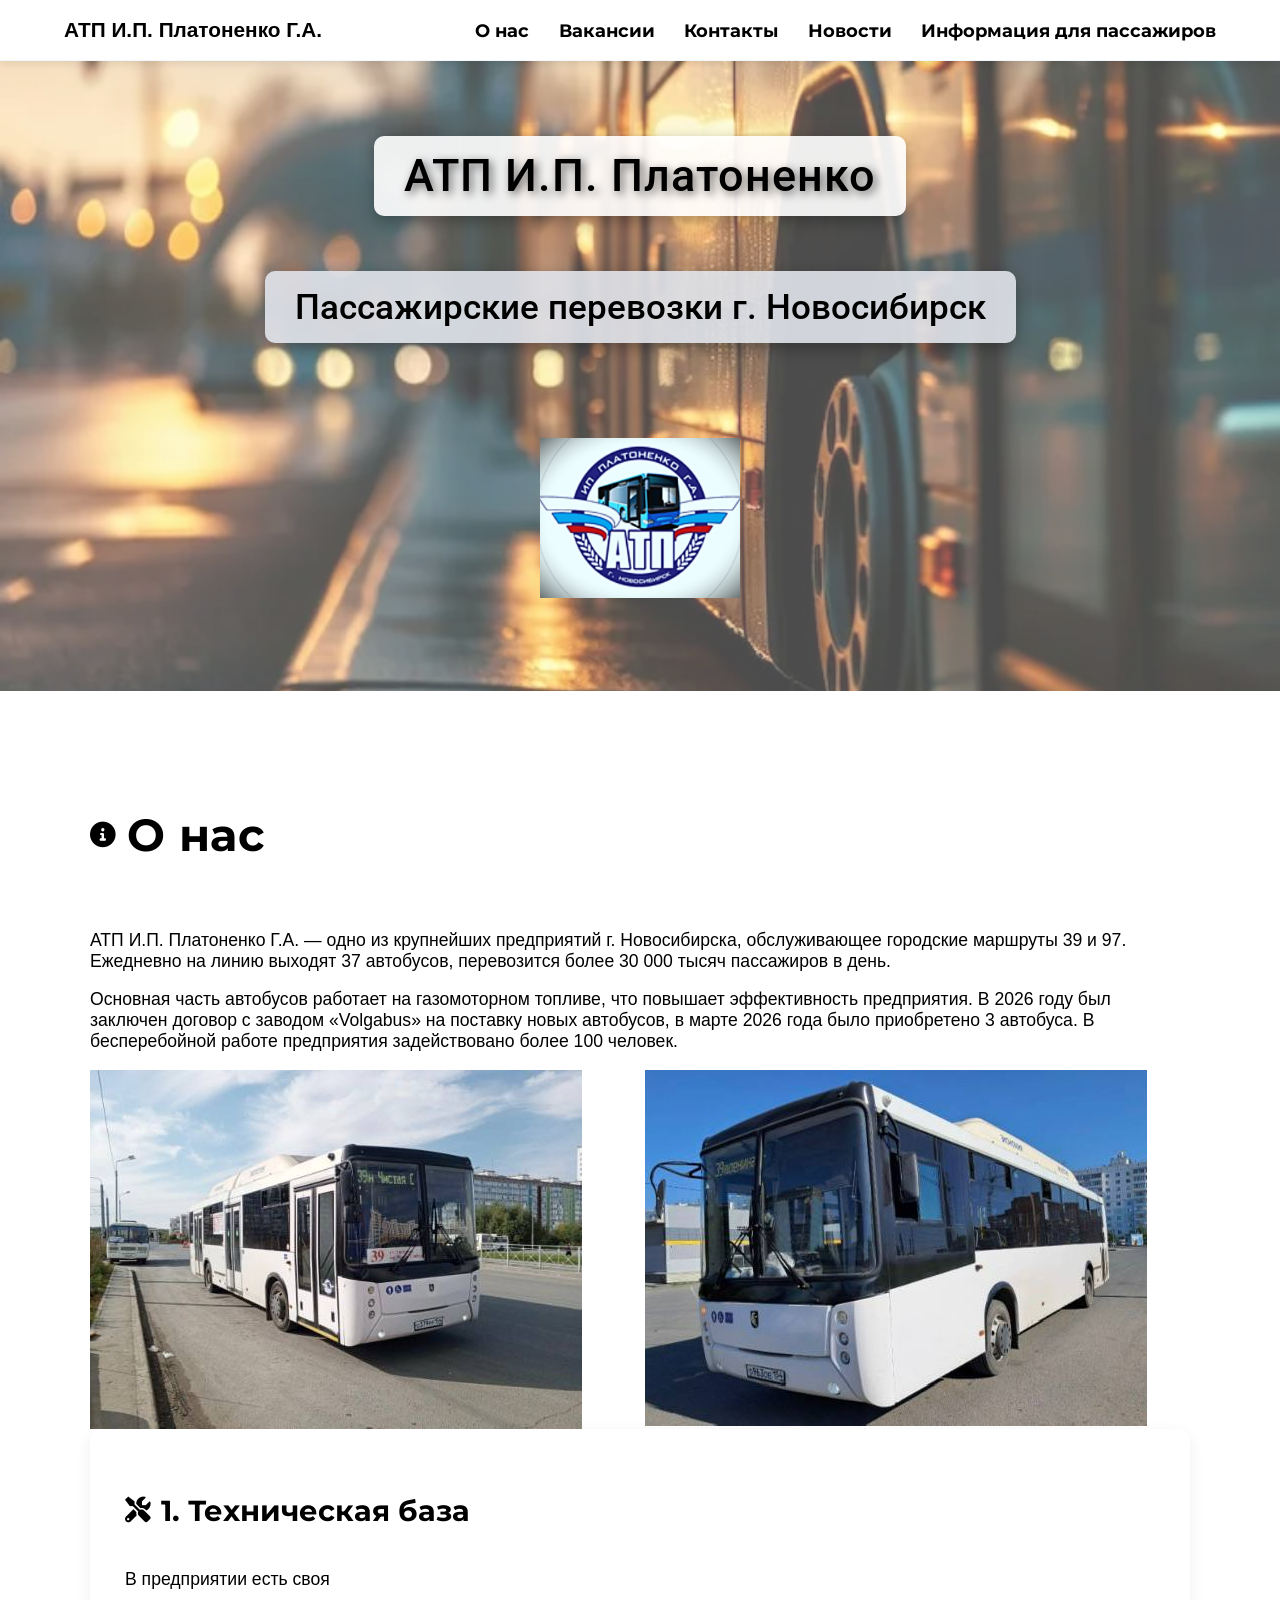
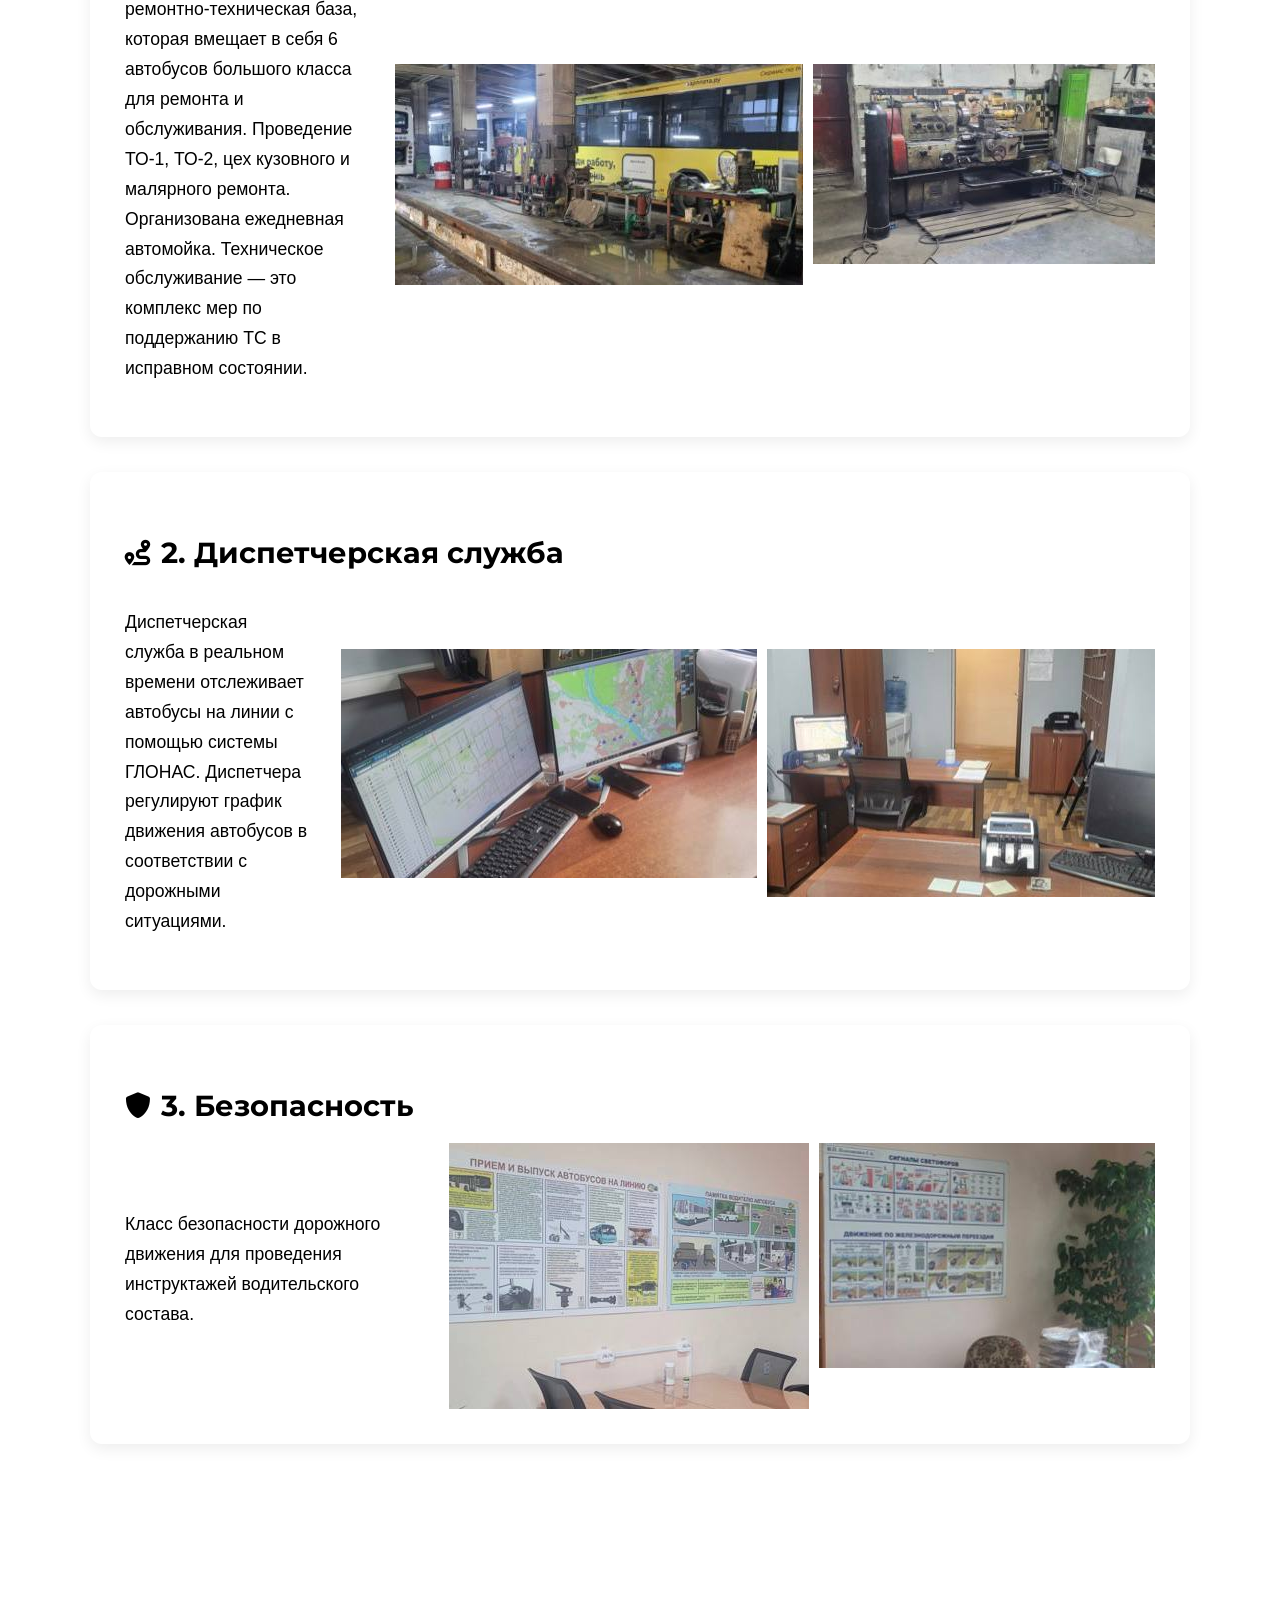
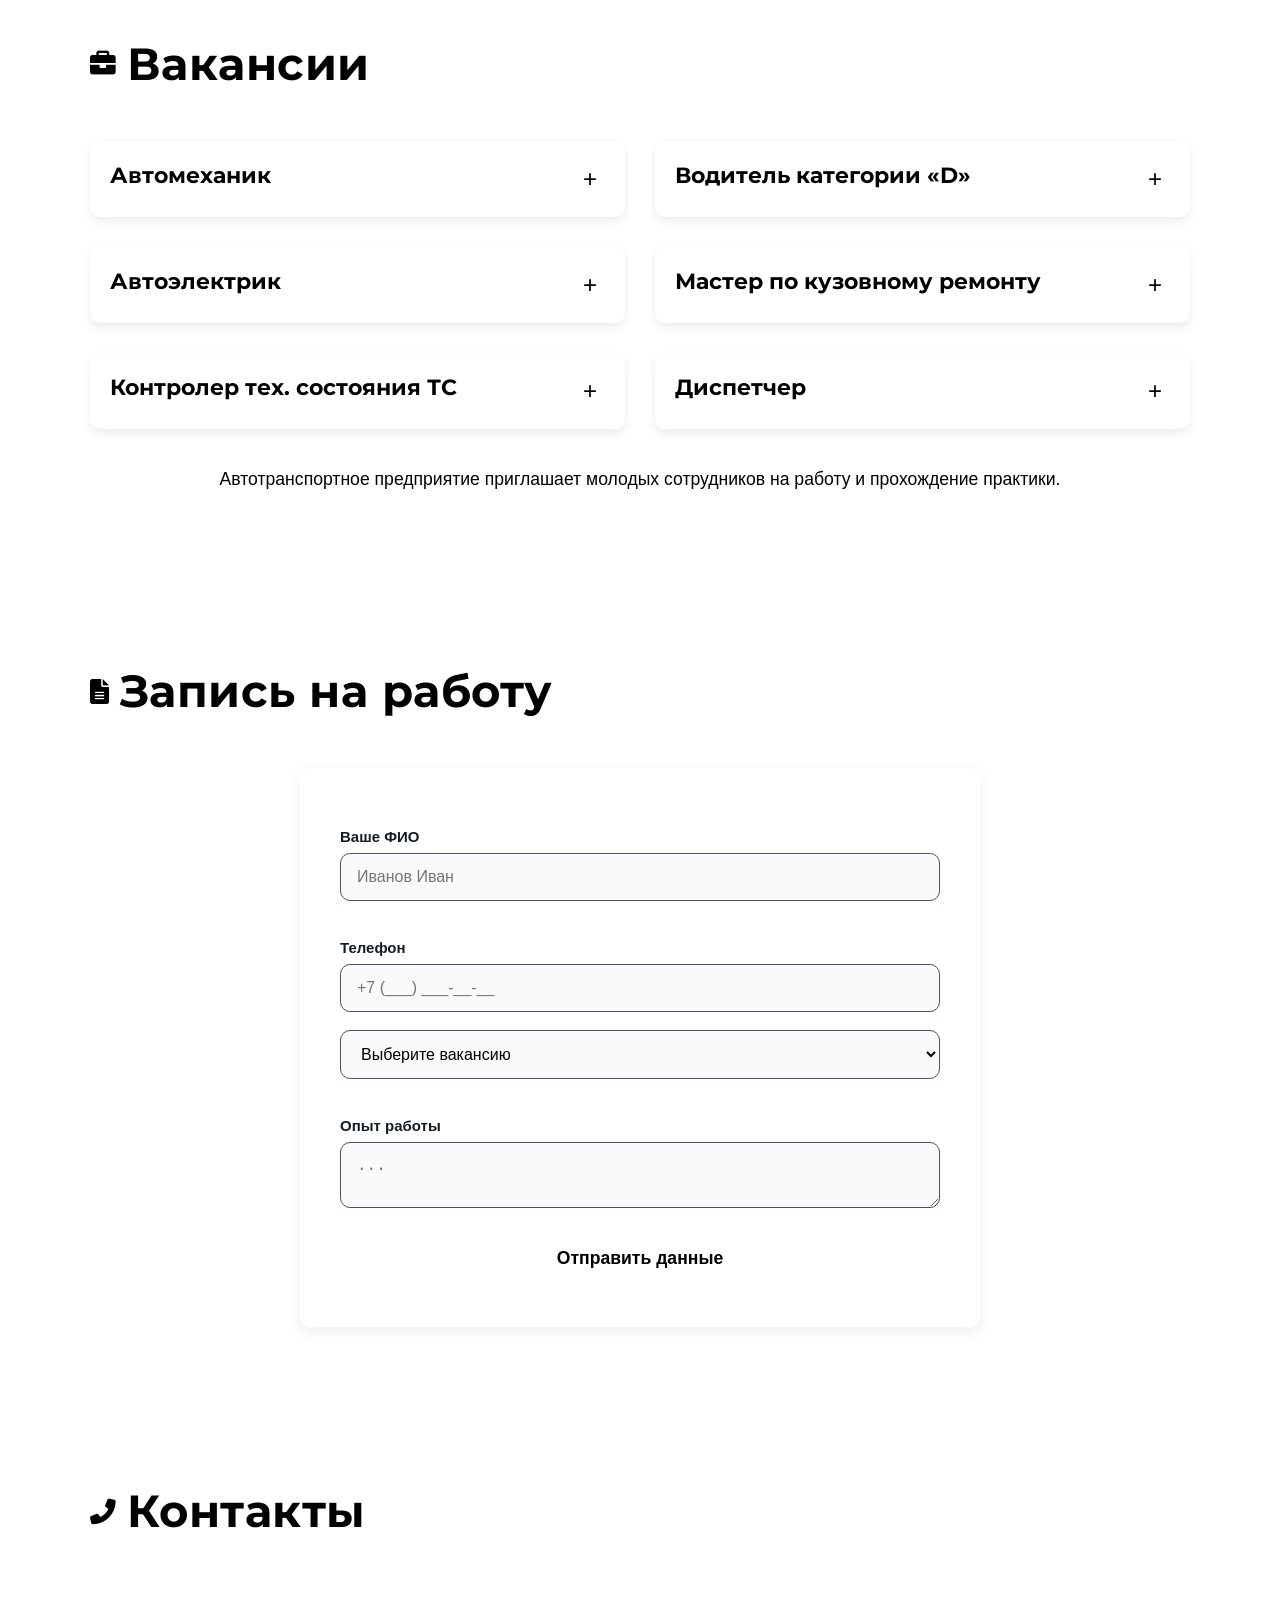
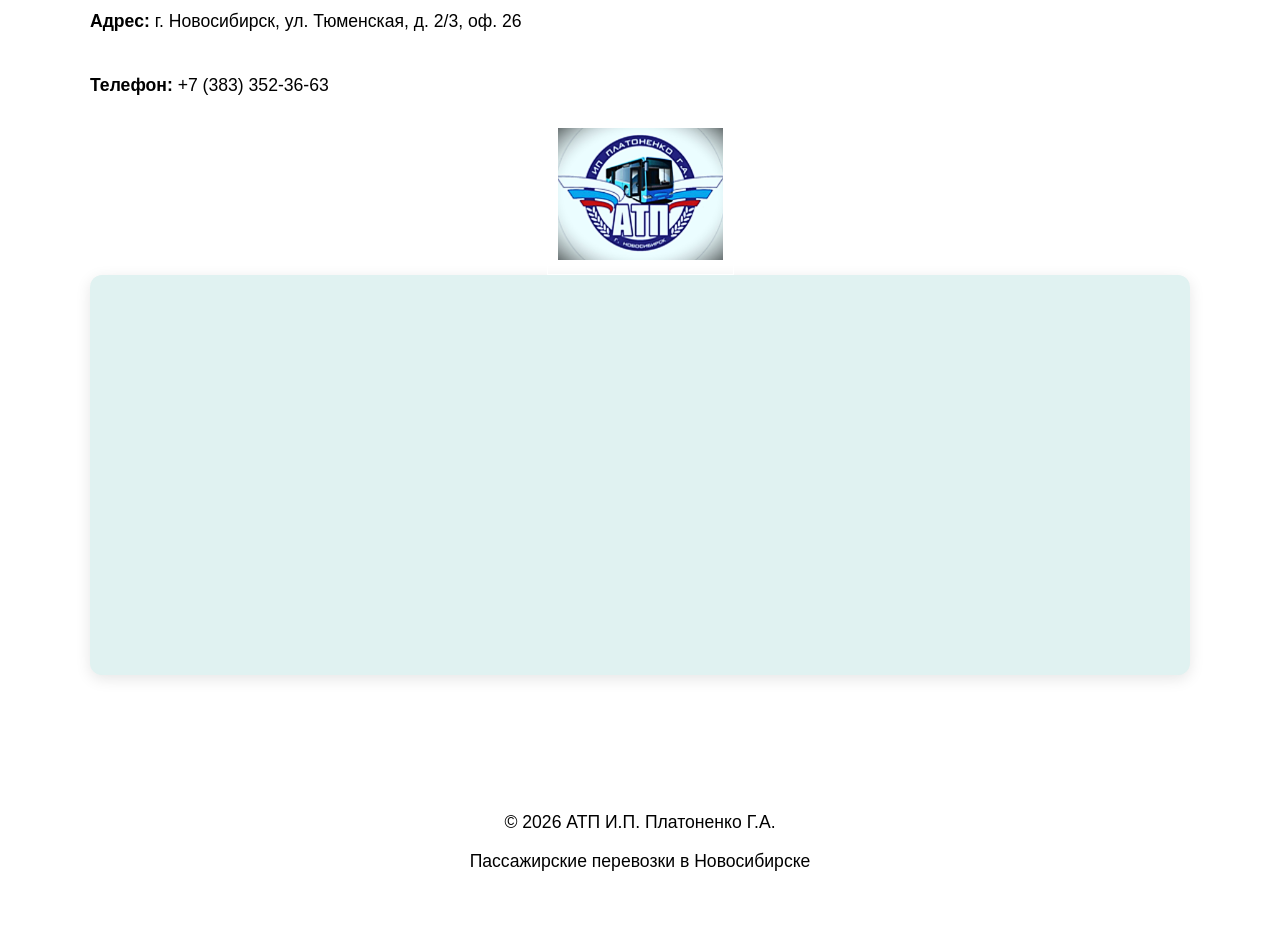
<file: index.html>
<!DOCTYPE html>
<html lang="ru">
<head>
    <meta name="yandex-verification" content="fce45cc27a6807b0" />
    <meta charset="UTF-8">
    <!-- Заголовок, который люди увидят в Яндексе/Google -->
    <title>АТП И.П. Платоненко Г.А. — Пассажирские перевозки в Новосибирске</title>
    
    <!-- Описание сайта для поиска -->
    <meta name="description" content="АТП И.П. Платоненко Г.А. оказывает услуги пассажирских перевозок в Новосибирске. Работа на городских маршрутах 39 и 97, актуальные вакансии и новости компании.">
    
    <!-- Ключевые слова -->
    <meta name="keywords" content="АТП Платоненко, Платоненко Г.А., автобусы Новосибирск, вакансии водитель автобуса Новосибирск, пассажирские перевозки, маршрут 39 и 97">

    <meta charset="UTF-8">
    <meta name="viewport" content="width=device-width, initial-scale=1.0">
    <title>АТП И.П. Платоненко Г.А. | Перевозки Новосибирск</title>
    <link rel="stylesheet" href="style.css">
    <link rel="preconnect" href="https://fonts.googleapis.com">
    <link rel="preconnect" href="https://fonts.gstatic.com" crossorigin>
    <link rel="preconnect" href="https://fonts.googleapis.com">
<link rel="preconnect" href="https://fonts.gstatic.com" crossorigin>
<link href="https://fonts.googleapis.com/css2?family=Montserrat:wght@700&family=Oswald:wght@500;700&family=Roboto:wght@300;400;500&display=swap" rel="stylesheet">
    <link rel="stylesheet" href="https://cdnjs.cloudflare.com/ajax/libs/font-awesome/6.0.0/css/all.min.css">

</head>
<body>

<header>
    <div class="logo"><strong>АТП И.П. Платоненко Г.А.</strong></div>
    <nav>
        <a href="#about">О нас</a>
        <a href="#vacancies">Вакансии</a>
        <a href="#contacts">Контакты</a>
        <a href="https://saitttksepl28.github.io/News/">Новости</a>
        <a href="inform.html">Информация для пассажиров</a>
    </nav>
</header>

<section id="home" class="hero">
    <div class="hero-content">
        <h1>АТП И.П. Платоненко</h1>
        <p class="slogan">Пассажирские перевозки г. Новосибирск</p>
       <div class="emblem-box">
    <img src="img/log.jpg" alt="Логотип АТП" style="width: 100%; height: 100%; object-fit: contain;">
</div>
    </div>
</section>
<div class="container">
    
    <!-- История -->
    <section id="about" class="content-section">
        <h2 class="section-title"><span class="icon-container"><i class="fas fa-info-circle"></i> О нас</span></h2>
        <div class="history-grid">
            <div class="text-block">
                <p>АТП И.П. Платоненко Г.А. — одно из крупнейших предприятий г. Новосибирска, обслуживающее городские маршруты 39 и 97. Ежедневно на линию выходят 37 автобусов, перевозится более 30 000 тысяч пассажиров в день.</p>
                <p>Основная часть автобусов работает на газомоторном топливе, что повышает эффективность предприятия. В 2026 году был заключен договор с заводом «Volgabus» на поставку новых автобусов, в марте 2026 года было приобретено 3 автобуса. В бесперебойной работе предприятия задействовано более 100 человек.</p>
            </div>
         <div class="img-grid-2">
    <img src="img/avto.jpg" alt="Автобус на линии" class="site-img">
    <img src="img/avtooo.jpg" alt="Новый автобус Volgabus" class="site-img">
</div>  
        </div>
        <div class="sector-card">
            <h3 class="icon-container"><i class="fas fa-tools"></i> 1. Техническая база</h3>
            <div class="sector-content">
                 <p>В предприятии есть своя ремонтно-техническая база, которая вмещает в себя 6 автобусов большого класса для ремонта и обслуживания. Проведение ТО-1, ТО-2, цех кузовного и малярного ремонта. Организована ежедневная автомойка. Техническое обслуживание — это комплекс мер по поддержанию ТС в исправном состоянии.</p>
                <div class="img-grid-2">
                <img src="img/mator.jpg" class="site-img">
                <img src="img/mators.jpg" class="site-img">
                </div>
            </div>
        </div>

        <!-- Сектор 2 -->
        <div class="sector-card">
            <h3 class="icon-container"><i class="fas fa-route"></i> 2. Диспетчерская служба</h3>
            <div class="sector-content">
                <p>Диспетчерская служба в реальном времени отслеживает автобусы на линии с помощью системы ГЛОНАС. Диспетчера регулируют график движения автобусов в соответствии с дорожными ситуациями.</p>
                <div class="img-grid-2">
                    <img src="img/dispet.jpg" class="site-img">
                    <img src="img/dispett.jpg" class="site-img">
                </div>
            </div>
        </div>

       <!-- Сектор 3: Безопасность -->
        <div class="sector-card">
            <h3 class="icon-container"><i class="fas fa-shield-alt"></i>3. Безопасность</h3>
            <div class="sector-content">
            <p class="safety-description">Класс безопасности дорожного движения для проведения инструктажей водительского состава.</p>
        <div class="img-grid-2">
                    <img src="img/insttt.jpg" class="site-img">
                    <img src="img/instttt.jpg" class="site-img">
                </div>
            </div>
        </div>
    </section>

    
        

    <!-- Вакансии -->
    <section id="vacancies" class="content-section">
        <h2 class="section-title"><span class="icon-container"><i class="fas fa-briefcase"></i> Вакансии</span></h2>
        <div class="vacancies-grid">
            <!-- Карточка вакансии 1 -->
            <div class="vacancy-card">
                <div class="vacancy-header">
                    <h3>Автомеханик</h3>
                    <button class="toggle-btn">+</button>
                </div>
                <div class="vacancy-details">
                       <p>Описание работы автомеханика: диагностика, ремонт и техническое обслуживание автобусов, замена деталей, работа с инструментами.</p>
                </div>
            </div>

            <!-- Карточка вакансии 2 -->
            <div class="vacancy-card">
                <div class="vacancy-header">
                    <h3>Водитель категории «D»</h3>
                    <button class="toggle-btn">+</button>
                </div>
                <div class="vacancy-details">
                    <p>Перевозка пассажиров по городским маршрутам. Соблюдение графика движения, правил дорожного движения и стандартов обслуживания.</p>
                </div>
            </div>

            <!-- Карточка вакансии 3 -->
            <div class="vacancy-card">
                <div class="vacancy-header">
                    <h3>Автоэлектрик</h3>
                    <button class="toggle-btn">+</button>
                </div>
                <div class="vacancy-details">
                    <p>Диагностика и ремонт электрооборудования автобусов: стартеры, генераторы, проводка, освещение, электронные системы.</p>
                </div>
            </div>

            <!-- Карточка вакансии 4 -->
            <div class="vacancy-card">
                <div class="vacancy-header">
                    <h3>Мастер по кузовному ремонту</h3>
                    <button class="toggle-btn">+</button>
                </div>
                <div class="vacancy-details">
                    <p>Ремонт кузова автобу
                        сов: устранение вмятин, покраска, замена поврежденных элементов, антикоррозийная обработка.</p>
                </div>
            </div>

            <!-- Карточка вакансии 5 -->
            <div class="vacancy-card">
                <div class="vacancy-header">
                    <h3>Контролер тех. состояния ТС</h3>
                    <button class="toggle-btn">+</button>
                </div>
                <div class="vacancy-details">
                    <p>Проведение предрейсовых и послерейсовых осмотров транспортных средств, контроль технического состояния.</p>
                </div>
            </div>

            <!-- Карточка вакансии 6 -->
            <div class="vacancy-card">
                <div class="vacancy-header">
                    <h3>Диспетчер</h3>
                    <button class="toggle-btn">+</button>
                </div>
                <div class="vacancy-details">
                    <p>Оперативное управление движением автобусов, контроль соблюдения расписания, работа с ГЛОНАС, обработка информации.</p>
                </div>
            </div>
        </div>
        <p class="vac-intro-bottom">Автотранспортное предприятие приглашает молодых сотрудников на работу и прохождение практики.</p>
    </section>

     <!-- Запись на работу -->
<section id="apply" class="content-section">
    <h2 class="section-title"><span class="icon-container"><i class="fas fa-file-alt"></i> Запись на работу</span></h2>
    
    <!-- СЮДА ВСТАВЛЯЕТСЯ ССЫЛКА (action) И МЕТОД (method="POST") -->
    <!-- НЕ ЗАБУДЬТЕ ЗАМЕНИТЬ "ВАШ_УНИКАЛЬНЫЙ_КОД" на ваш реальный ID из Formspree! -->
    <form action="https://formspree.io/f/mrejvalz" method="POST" class="application-form">
        
         <!-- Добавлен атрибут name="full_name" -->
        <div class="form-group">
                <label>Ваше ФИО</label>
                <input type="text" name="fio" placeholder="Иванов Иван">
            </div>
        
        <div class="form-group">
                <label>Телефон</label>
                <input type="tel" name="phone" placeholder="+7 (___) ___-__-__">
            </div>
        
        <!-- Добавлен атрибут name="vacancy" -->
        <select name="vacancy" required>
            <option value="" disabled selected>Выберите вакансию</option> <!-- value="" для пустого выбора -->
            <option value="Водитель категории «D»">Водитель категории «D»</option>
            <option value="Автомеханик">Автомеханик</option>
            <option value="Автоэлектрик">Автоэлектрик</option>
            <option value="Диспетчер">Диспетчер</option>
        </select>
        
        <div class="form-group">
                <label>Опыт работы</label>
                <textarea name="message" required placeholder="..."></textarea>
            </div>

        <!-- Необязательное поле для защиты от спама (Formspree _gotcha) -->
        <input type="text" name="_gotcha" style="display:none">
        
        <button type="submit">Отправить данные</button>
    </form>
</section> 

    <!-- Контакты -->
     <section id="contacts" class="content-section">
        <h2 class="section-title"><span class="icon-container"><i class="fas fa-phone-alt"></i> Контакты</span></h2>
        
    <div class="contact-text">
    <p><strong>Адрес:</strong> г. Новосибирск, ул. Тюменская, д. 2/3, оф. 26</p>
    <p><strong>Телефон:</strong> +7 (383) 352-36-63</p>
    
   <!-- Простой блок для маленького логотипа -->
    <div style="border: 1px solid #ffffff; padding: 10px; width: 15%; margin: 0 auto;">
   <img src="img/log.jpg" style="width: 100%; height: auto;" alt="Логотип">
</div>
</div>
   <div class="map-container">
    <iframe 
        src="https://yandex.ru/map-widget/v1/?ll=82.954545%2C54.965568&z=17&rtext=~54.965568%2C82.954545&rtt=auto&ruri=ymapsbm1%3A%2F%2Fgeo%3Fll%3D82.954%252C54.965%26spn%3D0.001%252C0.001%26text%3D%25D0%25A0%25D0%25BE%25D1%2581%25D1%2581%25D0%25B8%25D1%258F%252C%2520%25D0%259D%25D0%25BE%25D0%25B2%25D0%25BE%25D1%2581%25D0%25B8%25D0%25B1%25D0%25B8%25D1%2580%25D1%2581%25D0%25BA%252C%2520%25D0%25A2%25D1%258E%25D0%25BC%25D0%25B5%25D0%25BD%25D1%2581%25D0%25BA%25D0%25B0%25D1%258F%2520%25D1%2583%25D0%25BB%25D0%25B8%25D1%2586%25D0%25B0%252C%25202%252F3&z=17" 
        width="100%" 
        height="400" 
        frameborder="0" 
        allowfullscreen="true" 
        style="position:relative; border-radius: 10px; border: 1px solid var(--accent-blue);">
    </iframe>
</div>
        </div>
    </section>

</div>

<footer>
    <p>&copy; 2026 АТП И.П. Платоненко Г.А.</p>
    <P>Пассажирские перевозки в Новосибирске</P>
</footer>

<script>
    // JavaScript для интерактивности кнопок вакансий
    document.querySelectorAll('.toggle-btn').forEach(button => {
        button.addEventListener('click', () => {
            const card = button.closest('.vacancy-card');
            const details = card.querySelector('.vacancy-details');
            details.style.display = details.style.display === 'block' ? 'none' : 'block';
            button.textContent = button.textContent === '+' ? '-' : '+';
        });
    });
</script>

</body>
</html>
</file>
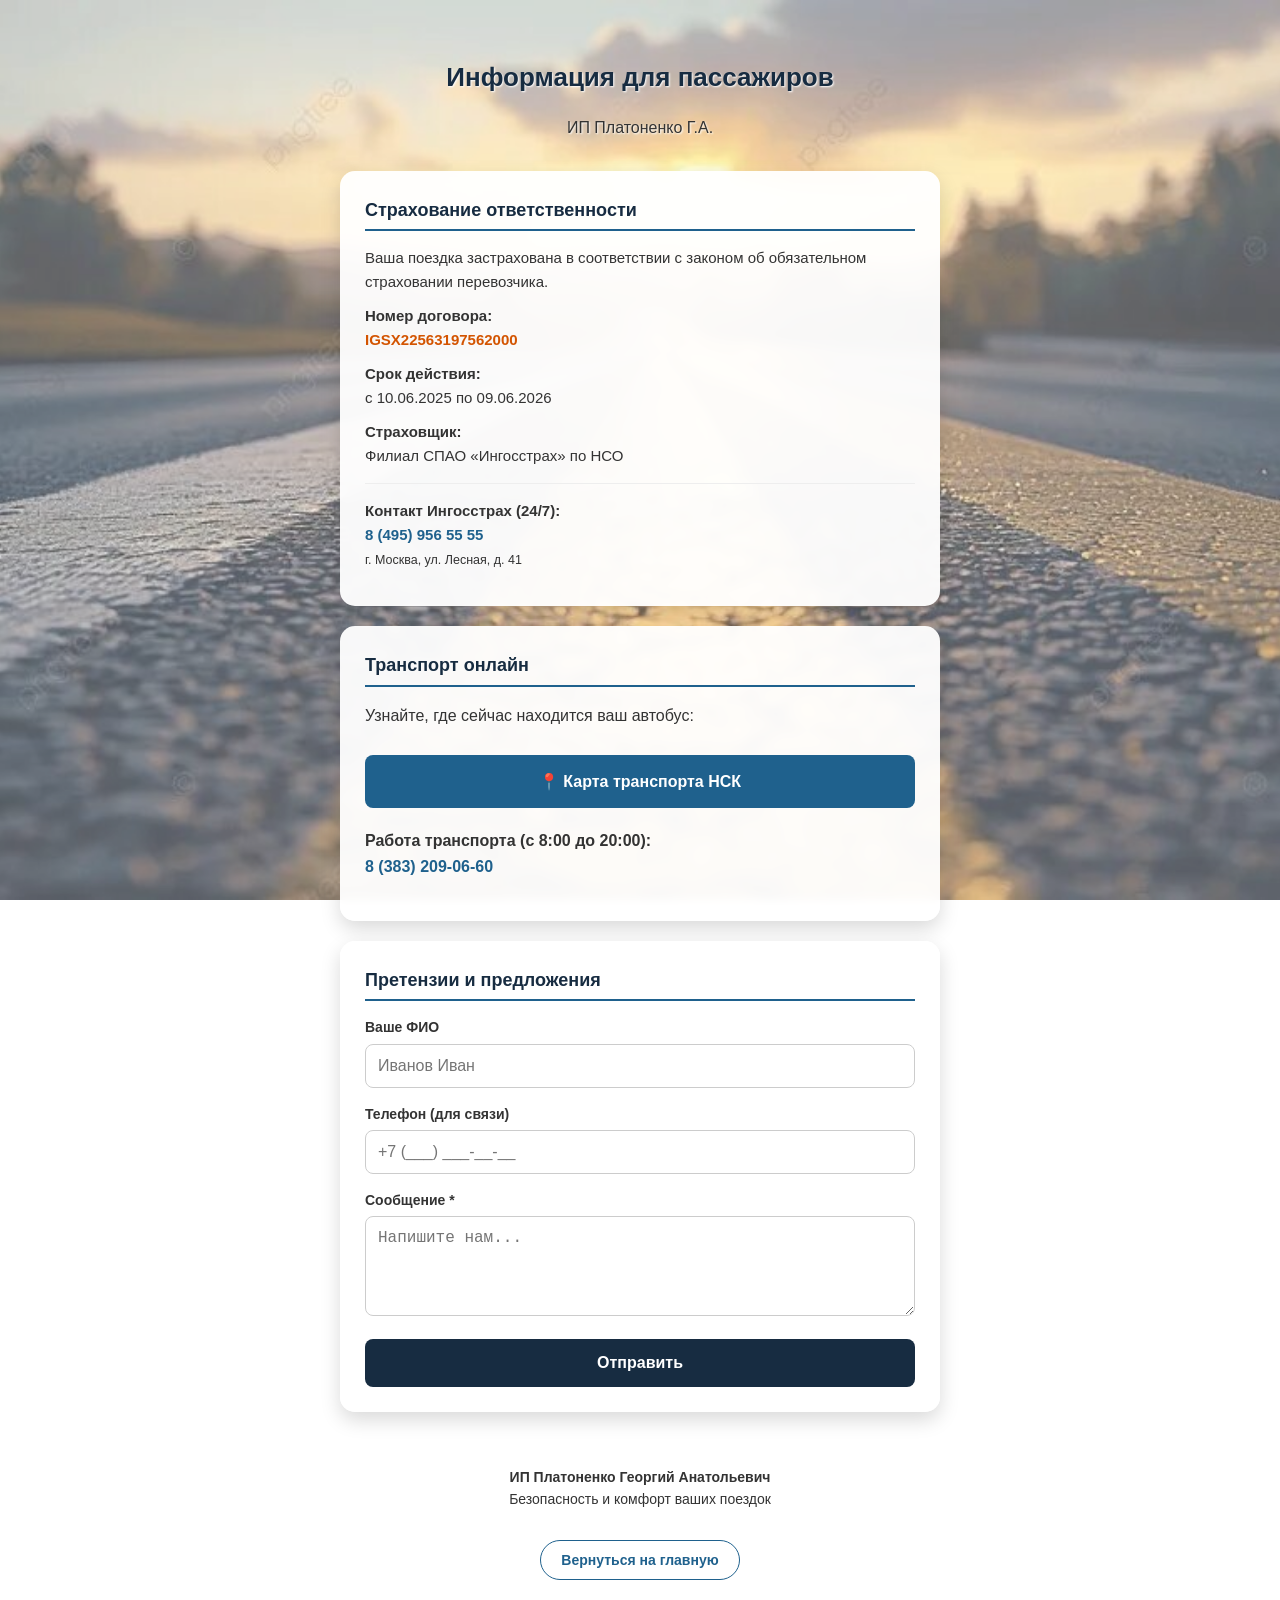
<file: inform.html>
<!DOCTYPE html>
<html lang="ru">
<head>
    <meta charset="UTF-8">
    <meta name="viewport" content="width=device-width, initial-scale=1.0">
    <title>Информация для пассажиров | ИП Платоненко Г.А.</title>
    
    <style>
        :root {
            --primary-color: #172c41;
            --accent-color: #1f618d;
            --text-color: #333;
            --white: rgba(255, 255, 255, 0.95); /* Немного прозрачности для карточек */
        }

        body {
            font-family: 'Segoe UI', Tahoma, Geneva, Verdana, sans-serif;
            line-height: 1.6;
            margin: 0;
            padding: 0;
            color: var(--text-color);
            min-height: 100vh;
            display: flex;
            flex-direction: column;
            position: relative;
        }

        /* Настройка фонового изображения */
        body::before {
            content: "";
            position: fixed; /* Фиксируем фон */
            top: 0;
            left: 0;
            width: 100%;
            height: 100%;
            /* ЗАМЕНИТЕ ССЫЛКУ НИЖЕ НА ВАШУ КАРТИНКУ */
            background-image: url('img/i\ \(1\).jfif'); 
            background-size: cover;
            background-position: center;
            opacity: 0.7; /* Степень прозрачности фона (0.1 - почти прозрачный, 0.9 - плотный) */
            z-index: -1; /* Отправляем на задний план */
        }

        .container {
            max-width: 600px;
            margin: 20px auto;
            padding: 20px;
            z-index: 1; /* Чтобы контент был выше фона */
        }

        header {
            text-align: center;
            margin-bottom: 30px;
            text-shadow: 1px 1px 2px white; /* Чтобы текст на фоне не терялся */
        }

        h1 { color: var(--primary-color); font-size: 26px; margin-bottom: 5px; }
        h2 { color: var(--primary-color); font-size: 18px; border-bottom: 2px solid var(--accent-color); padding-bottom: 5px; margin-top: 0; }

        .card {
            background: var(--white);
            padding: 25px;
            border-radius: 15px;
            box-shadow: 0 8px 20px rgba(0,0,0,0.15);
            margin-bottom: 20px;
            backdrop-filter: blur(5px); /* Эффект размытия под карточкой */
        }

        .insurance-info p { margin: 10px 0; font-size: 15px; }
        .important { font-weight: bold; color: #d35400; }

        .map-link {
            display: inline-block;
             background: var(--accent-color);
            color: white;
            padding: 14px 20px;
            text-decoration: none;
            border-radius: 8px;
            font-weight: bold;
            margin-top: 10px;
            text-align: center;
            width: 100%;
            box-sizing: border-box;
            transition: 0.3s;
        }
        .map-link:hover { background: #2980b9; }

        .form-group { margin-bottom: 15px; }
        label { display: block; margin-bottom: 5px; font-weight: bold; font-size: 14px; }
        input[type="text"], input[type="tel"], textarea {
            width: 100%;
            padding: 12px;
            border: 1px solid #ccc;
            border-radius: 8px;
            box-sizing: border-box;
            font-size: 16px;
            background: rgba(255,255,255,0.8);
        }
        textarea { height: 100px; }

        .submit-btn {
            background: var(--primary-color);
            color: white;
            border: none;
            padding: 15px 20px;
            border-radius: 8px;
            cursor: pointer;
            width: 100%;
            font-size: 16px;
            font-weight: bold;
            transition: 0.3s;
        }
        .submit-btn:hover { background: #1a252f; transform: translateY(-2px); }

        footer {
            text-align: center;
            margin-top: 20px;
            padding: 20px;
            font-size: 14px;
            background: rgba(255,255,255,0.7);
            border-radius: 10px;
        }

        .back-home {
            display: inline-block;
            margin-top: 15px;
            text-decoration: none;
            color: var(--accent-color);
            font-weight: bold;
            border: 1px solid var(--accent-color);
            padding: 8px 20px;
            border-radius: 20px;
            transition: 0.3s;
        }
        .back-home:hover { background: var(--accent-color); color: white; }

        .phone-link { color: var(--accent-color); text-decoration: none; font-weight: bold; }
    </style>
</head>
<body>

<div class="container">
    <header>
        <h1>Информация для пассажиров</h1>
        <p>ИП Платоненко Г.А.</p>
    </header>

    <!-- 1. Страхование -->
    <section class="card">
        <h2>Страхование ответственности</h2>
         <div class="insurance-info">
            <p>Ваша поездка застрахована в соответствии с законом об обязательном страховании перевозчика.</p>
            <p><strong>Номер договора:</strong><br><span class="important">IGSX22563197562000</span></p>
            <p><strong>Срок действия:</strong><br>с 10.06.2025 по 09.06.2026</p>
            <p><strong>Страховщик:</strong><br>Филиал СПАО «Ингосстрах» по НСО</p>
            <hr style="border: 0; border-top: 1px solid #eee; margin: 15px 0;">
            <p><strong>Контакт Ингосстрах (24/7):</strong><br>
                <a href="tel:84959565555" class="phone-link">8 (495) 956 55 55</a><br>
                <small>г. Москва, ул. Лесная, д. 41</small>
            </p>
        </div>
    </section>

    <!-- 2. Онлайн карта -->
    <section class="card">
        <h2>Транспорт онлайн</h2>
        <p>Узнайте, где сейчас находится ваш автобус:</p>
        <a href="http://nskgortrans.ru" target="_blank" class="map-link">📍 Карта транспорта НСК</a>
        
        <p style="margin-top: 20px;"><strong>Работа транспорта (с 8:00 до 20:00):</strong><br>
            <a href="tel:83832090660" class="phone-link">8 (383) 209-06-60</a>
        </p>
    </section>

    <!-- 3. Обратная связь -->
    <section class="card">
        <h2>Претензии и предложения</h2>
        <!-- Замените 'ВАШ_ID' на ID из Formspree -->
        <form action="https://formspree.io/f/mgoqlpry" method="POST">
            <div class="form-group">
                <label>Ваше ФИО</label>
                <input type="text" name="fio" placeholder="Иванов Иван">
            </div>
            <div class="form-group">
                <label>Телефон (для связи)</label>
                <input type="tel" name="phone" placeholder="+7 (___) ___-__-__">
            </div>
            <div class="form-group">
                <label>Сообщение *</label>
                <textarea name="message" required placeholder="Напишите нам..."></textarea>
            </div>
            <button type="submit" class="submit-btn">Отправить</button>
        </form>
    </section>

    <footer>
        <p><strong>ИП Платоненко Георгий Анатольевич</strong><br>
        Безопасность и комфорт ваших поездок</p>
        
        <a href="index.html" class="back-home">Вернуться на главную</a>
    </footer>
</div>

</body>
</html>
</file>
<file: style.css>
ss
/* Общие настройки */
:root {
    --bg-blue: #6078ad; /* Светло-голубой фон */
    --accent-blue: #0288d1; /* Яркий синий */
    --dark-blue: #01579b; /* Глубокий синий */
    --text-black: #000000; /* Для основного текста */
    --white: #ffffff; /* Чистый белый */
    --border-gray: #6f80a7f7; /* Серовато-синий для границ */
    --footer-bg: #0d426a; /* Темный фон футера */
    
}

body {
    font-family: 'Fira Code', sans-serif;
    background-color: var(--bg-blue); /* Светло-голубой фон */
    color: var(--text-black); /* Черный основной текст */
    margin: 0;
    padding: 0;
    /* Убрал сложный фон, чтобы не перегружать, если нужно, раскомментируйте: */
    /*
    background-image: linear-gradient(0deg, transparent 50%, rgba(255, 255, 255, 0.8) 25%, rgba(255, 255, 255, .5) 26%, transparent 27%, transparent 74%, rgba(255, 255, 255, .5) 75%, rgba(255, 255, 255, .5) 76%, transparent 77%, transparent), 
                      linear-gradient(90deg, transparent 24%, rgba(255, 255, 255, .5) 25%, rgba(255, 255, 255, .5) 26%, transparent 27%, transparent 74%, rgba(255, 255, 255, .5) 75%, rgba(255, 255, 255, .5) 76%, transparent 77%, transparent);
    background-size: 80px 80px;
    */
}

.container {
    max-width: 1100px;
    margin: 0 auto;
    padding: 20px;
}

/* Шапка */
header {
    background: var(--white); /* Явно белый фон */
    padding: 18px 5%;
    display: flex;
    justify-content: space-between;
    align-items: center;
    box-shadow: 0 2px 8px rgba(0,0,0,0.1);
    position: sticky; /* Шапка прилипает при прокрутке */
    top: 0;
    z-index: 1000;
    backdrop-filter: none; /* Отключаем размытие */
    border-bottom: 1px solid rgba(2,136,209,0.06); /* Тонкая линия снизу */
}

/* Если есть кнопки в шапке — делаем их контрастными на белом фоне */
header .btn {
    background: var(--accent-blue);
    color: var(--white);
    border-radius: 6px;
    padding: 8px 14px;
    border: none;
}

/* Логотип в шапке */
header .logo strong {
    font-size: 1.3rem;
    color: var(--dark-blue); /* Темно-синий логотип */
}

/* Навигационные ссылки */
header nav a {
    text-decoration: none;
    color: var(--dark-blue); /* Темно-синие ссылки */
    margin-left: 25px;
    font-family: 'Montserrat', sans-serif; /* Используем Montserrat для навигации */
    font-size: 1.1rem;
    font-weight: 700; /* Средняя насыщенность */
    transition: color 0.3s ease;
}

header nav a:hover,
header nav a:focus {
    color: var(--text-black); /* Цвет при наведении */
    outline: none; /* Убираем стандартную обводку */
}

/* Активная ссылка (если используется) */
header nav a.active {
    color: var(--accent-blue);
    font-weight: 700;
}

/* Главный экран */
.hero {
    height: 70vh;
    display: flex;
    justify-content: center;
    align-items: center;
    text-align: center;
    color: var(--white); /* Белый текст по умолчанию */
    position: relative;
    overflow: hidden;

    /* Основной переливной сине-голубой градиент */
    background: linear-gradient(to bottom, var(--accent-blue), var(--dark-blue));
}

/* Псевдоэлемент для полупрозрачной фоновой картинки */
.hero::before {
    content: '';
    position: absolute;
    top: 0;
    left: 0;
    width: 100%;
    height: 100%;
    background: url('img/big.webp') no-repeat center center/cover;
    opacity: 0.70; /* Полупрозрачная текстура (15%) */
    z-index: 0;
}

/* Контент главного экрана поверх псевдоэлемента */
.hero-content {
    position: relative;
    z-index: 1;
    max-width: 900px;
    padding: 20px;
    margin: 0 20px;

    
}

.hero-content h1 {
    font-family: 'Roboto', sans-serif; /* Шрифт для заголовка */
    font-size: 2.8rem; /* Размер */
    font-weight: 500;
    color: var(--white); /* Белый цвет для заголовка */
    margin-bottom: 20px;
    text-shadow: 3px 3px 10px rgba(0, 0, 0, 0.6); /* Более выраженная тень */
    line-height: 1.1;
    letter-spacing: 1px;

    /* Белая рамка со скруглениями */
    background: rgba(255, 255, 255, 0.9); /* Полупрозрачный белый фон */
    padding: 15px 30px;
    border-radius: 10px;
    border: 3px solid var(--accent-blue); /* Синяя рамка */
    box-shadow: 0 5px 15px rgba(0,0,0,0.3);
    display: inline-block; /* Облегает текст */
    max-width: 80%;
}

.slogan {
    font-family: 'Roboto', sans-serif; /* Roboto для слогана */
    font-size: 2.2rem;
    color: var(--dark-blue); /* Цвет текста слогана */
    font-weight: 500; /* Medium weight */
    margin-bottom: 40px;
    
    /* Белая рамка со скруглениями */
    background: rgba(224, 228, 234, 0.9); /* Полупрозрачный белый фон */
    padding: 15px 30px;
    border-radius: 10px;
    border: 2px solid var(--accent-blue); /* Синяя рамка */
    box-shadow: 0 5px 15px rgba(0,0,0,0.3);
    display: inline-block; /* Облегает текст */
    max-width: 80%;
}


.emblem-box {
    width: 200px;
    height: 200px;
    border: 4px solid var(--dark-blue); /* Синяя рамка */
    margin: 20px auto;
    display: flex;
    align-items: center;
    justify-content: center;
    background: var(--white); /* Белый фон эмблемы */
    border-radius: 50%; /* Круглая */
    font-size: 1.1rem;
    color: var(--accent-blue);
    font-weight: bold;
    padding: 15px; /* Отступ для картинки внутри */
}

.emblem-box img {
    max-width: 100%;
    max-height: 100%;
    object-fit: contain;
}

/* Секции */
.content-section {
    padding: 60px 0;
}

.section-title {
    font-family: 'Montserrat', sans-serif;
    font-size: 2.8rem;
    font-weight: 700;
    color: var(--dark-blue);
    
    /* Линия подчеркивания */
    border-bottom: 3px solid var(--accent-blue);
    padding-bottom: 10px;
    
    /* Центрирование */
    display: inline-block; /* Позволяет ширине сжаться до размера текста */
    margin-bottom: 40px;
    letter-spacing: 0.5px;
    
    /* Убираем лишние margin-left/right auto, так как они не работают с inline-block */
}



/* Карточки и сетки */
.sector-card {
    background: var(--white);
    padding: 35px;
    border-radius: 12px;
    margin-bottom: 35px;
    box-shadow: 0 5px 15px rgba(0,0,0,0.07);
    transition: transform 0.3s ease, box-shadow 0.3s ease;
}
.sector-card:hover {
    transform: translateY(-5px);
    box-shadow: 0 10px 20px rgba(0,0,0,0.12);
}

.sector-card h3 {
    font-family: 'Montserrat', sans-serif;
    font-size: 1.8rem;
    font-weight: 700;
    color: var(--dark-blue);
    margin-bottom: 20px;
}

.sector-content {
    display: grid;
    grid-template-columns: 1fr 1fr; /* По умолчанию 2 колонки */
    gap: 30px;
    align-items: center;
}

.sector-content p {
    font-size: 1.1rem;
    line-height: 1.7;
}

.img-placeholder {
    background: var(--bg-blue);
    border: 2px dashed var(--accent-blue);
    height: 220px;
    display: flex;
    align-items: center;
    justify-content: center;
    border-radius: 10px;
    font-size: 0.9rem;
    color: var(--accent-blue);
    font-weight: bold;
}

.img-grid-2 {
    display: grid;
    grid-template-columns: 1fr 1fr ;
    gap: 10px;
}

.img-grid-4 {
    display: grid;
    grid-template-columns: repeat(auto-fit, minmax(150px, 1fr)); /* Адаптивная сетка */
    gap: 10px;
}

/* Вакансии - Интерактивные карточки */
.vacancies-grid {
    display: grid;
    grid-template-columns: 1fr 1fr; /* Две колонки карточек */
    gap: 30px;
}

.vacancy-card {
    background: var(--white);
    border: 1px solid var(--dark-blue);
    border-radius: 10px;
    overflow: hidden;
    box-shadow: 0 4px 10px rgba(0,0,0,0.08);
    transition: transform 0.3s ease, box-shadow 0.3s ease;
}

.vacancy-card:hover {
    transform: translateY(-5px);
    box-shadow: 0 8px 18px rgba(0,0,0,0.15);
}

.vacancy-header {
    background: var(--accent-blue);
    color: var(--white);
    padding: 20px;
    display: flex;
    justify-content: space-between;
    align-items: center;
}

.vacancy-header h3 {
    margin: 0;
    font-family: 'Montserrat', sans-serif;
    font-size: 1.4rem;
    font-weight: 700;
}

.toggle-btn {
    background: none;
    border: 2px solid var(--white);
    color: var(--white);
    width: 30px;
    height: 30px;
    border-radius: 50%;
    font-size: 1.5rem;
    cursor: pointer;
    line-height: 1;
    transition: background-color 0.3s ease, color 0.3s ease;
}

.toggle-btn:hover {
    background: var(--white);
    color: var(--accent-blue);
}

.vacancy-details {
    padding: 20px;
    display: none; /* Скрыто по умолчанию */
    border-top: 1px solid #2c5fab;
}

.vacancy-details p {
    margin: 0;
    font-size: 1rem;
    line-height: 1.7;
}

.vac-intro-bottom {
    text-align: center;
    margin-top: 40px;
    font-size: 1.1rem;
    color: var(--dark-blue);
}

/* Форма */
.application-form {
    display: flex;
    flex-direction: column;
    gap: 18px;
    max-width: 600px;
    margin: 0 auto;
    background: var(--white);
    padding: 40px;
    border-radius: 12px;
    box-shadow: 0 5px 15px rgba(0,0,0,0.07);
}

.application-form input,
.application-form select,
.application-form textarea {
    padding: 15px;
    border-radius: 8px;
    border: 1px solid var(--footer-bg);
    font-size: 1rem;
    width: 100%; /* Добавлено для адаптивности */
    box-sizing: border-box; /* Добавлено для адаптивности */
}

.application-form button {
    background: var(--accent-blue);
    color: var(--white);
    border: none;
    padding: 18px;
    cursor: pointer;
    font-weight: bold;
    font-size: 1.1rem;
    border-radius: 8px;
    transition: background-color 0.3s ease;
    width: 100%; /* Добавлено для адаптивности */
    box-sizing: border-box; /* Добавлено для адаптивности */
}

.application-form button:hover {
    background: var(--dark-blue);
}

/* Контакты */
.contacts-grid {
    display: grid;
    grid-template-columns: 1fr 1.5fr; /* Текст слева, карта справа */
    gap: 40px;
    align-items: center;
}

.contact-text {
    display: flex;
    flex-direction: column;
    justify-content: center;
}

.contact-text p {
    font-size: 1.1rem;
    line-height: 1.8;
    margin-bottom: 15px;
}

.contact-logo-small img {
    width: 100px;
    height: auto;
    display: block;
    border: 1px solid #ddd;
    padding: 5px;
    background: var(--dark-blue);
    border-radius: 8px;
}

/* Контейнер для карты */
.map-container {
    width: 100%;
    height: 400px;
    border-radius: 12px;
    overflow: hidden;
    box-shadow: 0 4px 15px rgba(0,0,0,0.1);
    background: #e0f2f1;
}

/* --- Безопасность --- */
.safety-section {
    background: var(--white);
    padding: 40px;
    border-radius: 12px;
    margin-bottom: 35px;
    box-shadow: 0 5px 15px rgba(0,0,0,0.07);
    text-align: center;
}

.safety-description {
    font-size: 1.3rem;
    font-weight: 500;
    color: var(--dark-blue);
    margin-bottom: 30px;
    max-width: 800px;
    margin-left: auto;
    margin-right: auto;
    line-height: 1.6;
}

.safety-gallery {
    display: grid;
    grid-template-columns: repeat(4, 1fr); /* 4 колонки */
    gap: 20px;
}

.safety-photo {
    width: 100%;
    height: 200px;
    object-fit: cover;
    border-radius: 8px;
    border: 2px solid var(--bg-blue);
    transition: transform 0.3s ease, border-color 0.3s ease;
}

.safety-photo:hover {
    transform: translateY(-5px);
    border-color: var(--accent-blue);
}

/* --- Типографика --- */
/* Заголовки разделов */
/* .section-title стилизован выше, чтобы избежать дублирования */

/* Заголовки карточек О нас */
/* .sector-card h3 стилизован выше, чтобы избежать дублирования */

/* Слоган на главном экране */
/* .slogan стилизован выше, чтобы избежать дублирования */

/* Основной текст */
/* body стилизован выше, чтобы избежать дублирования */

.text-block p, .sector-content p, .vacancy-details p, .safety-description p {
    font-size: 1.1rem;
    font-weight: 400;
}

/* --- АНИМАЦИИ --- */
.animated-element {
    opacity: 0;
    transform: translateY(30px);
    transition: opacity 0.8s ease-out, transform 0.8s ease-out;
}

.animated-element.is-visible {
    opacity: 1;
    transform: translateY(0);
}

/* --- ИКОНКИ --- */
/* Font Awesome (подключите в index.html!) */
/* <link rel="stylesheet" href="https://cdnjs.cloudflare.com/ajax/libs/font-awesome/6.0.0/css/all.min.css"> */

.icon-container {
    display: flex;
    align-items: center;
    gap: 10px;
    color: var(--accent-blue);
}

.icon-container i {
    font-size: 1.6rem;
}

/* Стиль для иконок в вакансиях (как буллиты) */
.vacancy-card ul {
    list-style: none;
    padding-left: 0;
}

.vacancy-card li::before {
    content: "\f0d1"; /* Иконка автобуса */
    font-family: "Font Awesome 6 Free";
    font-weight: 900;
    margin-right: 10px;
    font-size: 1.1rem;
    color: var(--bg-blue);
}

/* --- ДОПОЛНИТЕЛЬНЫЕ СТИЛИ ДЛЯ ВАКАНСИЙ --- */
.vac-list li {
    font-size: 0.95rem;
    font-weight: 400;
    line-height: 1.5;
    color: var(--text-black);
}

.vacancy-card .vacancy-description {
    font-size: 0.95rem;
    font-weight: 400;
}

.vacancy-card h3,
.vacancy-card h4,
.vacancy-card .vacancy-title {
    font-family: 'Montserrat', sans-serif;
    font-weight: 700;
    font-size: 1.4rem;
    color: var(--dark-blue);
    margin: 0 0 8px 0;
}

footer {
    text-align: center;
    padding: 40px;
    background: var(--footer-bg); /* Темный фон футера */
    color: var(--white);
    font-size: 1.1rem;
}


/* --- УНИВЕРСАЛЬНАЯ АДАПТИВНОСТЬ ДЛЯ ВСЕХ ТЕЛЕФОНОВ И ПЛАНШЕТОВ --- */
@media (max-width: 768px) {
    /* 1. Шапка и навигация */
    header {
        padding: 10px 2% !important;
        flex-direction: column !important;
        height: auto !important;
    }
    header .logo strong {
        font-size: 1rem !important;
        display: block;
        margin-bottom: 10px;
        text-align: center;
    }
    nav {
        display: flex !important;
        flex-wrap: wrap !important;
        justify-content: center !important;
        gap: 5px !important;
        width: 100% !important;
    }
    nav a {
        font-size: 0.8rem !important;
        margin: 2px !important;
        padding: 5px 8px !important;
        background: rgba(2, 136, 209, 0.08);
        border-radius: 4px;
    }

    /* 2. Главный экран (Hero) */
    .hero {
        height: auto !important;
        min-height: 400px;
        padding: 40px 10px !important;
    }
    .hero-content h1 {
        font-size: 1.2rem !important; /* Название АТП в рамке */
        line-height: 1.3 !important;
        width: 90% !important;
        margin: 0 auto 15px !important;
        display: block !important;
        padding: 10px !important;
    }
    .slogan {
        font-size: 1rem !important;
        padding: 8px 15px !important;
        max-width: 90% !important;
        line-height: 1.4 !important;
    }
    .emblem-box {
        width: 100px !important;
        height: 100px !important;
        margin-top: 20px !important;
    }

    /* 3. Заголовки разделов (Диспетчерская, Безопасность и т.д.) */
    .section-title {
        font-size: 1.4rem !important; /* Уменьшаем огромные заголовки */
        width: 95% !important;
        line-height: 1.2 !important;
        text-align: center !important;
        margin-bottom: 25px !important;
    }
    
    .sector-card h3 {
        font-size: 1.2rem !important;
        line-height: 1.3 !important;
    }

    /* 4. Исправление текстов и карточек */
    .sector-card {
        padding: 15px !important;
        margin: 10px !important;
    }
    .sector-content p, .text-block p {
        font-size: 0.95rem !important;
        line-height: 1.5 !important;
    }

    /* 5. Картинки и сетки */
    .sector-content, .vacancies-grid, .safety-gallery, .img-grid-4 {
        grid-template-columns: 1fr !important; /* Всё в одну колонку */
    }
    .content-section img {
        width: 100% !important;
        height: auto !important;
        margin: 10px 0 !important;
    }

    /* 6. Вакансии */
    .vacancy-header h3 {
        font-size: 1.1rem !important;
    }
    
    /* Отступ контента от шапки */
    main, .page-wrapper {
        padding-top: 120px !important;
    }
}

/* Совсем маленькие экраны (старые телефоны) */
@media (max-width: 380px) {
    header .logo strong { font-size: 0.85rem !important; }
    nav a { font-size: 0.7rem !important; padding: 4px 6px !important; }
    .hero-content h1 { font-size: 1.1rem !important; }
    .section-title { font-size: 1.2rem !important; }
}

/* --- ПОЛНОСТЬЮ ОБНОВЛЕННЫЙ БЛОК ДЛЯ МАЛЕНЬКИХ МОБИЛЬНЫХ (480px и меньше) --- */
@media (max-width: 480px) {
    /* Настройки шапки для основного сайта (исправление меню) */
    header {
        padding: 10px 2% !important;
        flex-direction: column !important; /* Логотип сверху, меню снизу */
        height: auto !important; /* Разрешаем шапке растягиваться по высоте */
    }
    header .logo strong {
        font-size: 0.9rem;
        margin-bottom: 8px;
        display: block;
    }
    nav {
        margin-top: 5px;
        display: flex !important;
        flex-wrap: wrap !important; /* САМОЕ ВАЖНОЕ: разрешаем ссылкам переходить на новую строку */
        justify-content: center;
        gap: 4px; /* Зазор между ссылками */
        width: 100%;
    }
    nav a {
        font-size: 0.75rem !important; /* Делаем шрифт чуть меньше, чтобы всё влезло */
        margin: 2px 4px !important;
        padding: 4px 6px;
        background: rgba(2, 136, 209, 0.05); /* Легкий фон, чтобы ссылки выглядели как кнопки */
        border-radius: 4px;
        white-space: nowrap; /* Чтобы текст одной ссылки не разрывался */
    }

    /* 2. Главный экран (Hero) */
    .hero {
        height: 60vh;
    }
    .hero-content h1 {
        font-size: 1.2rem !important;
        padding: 6px 12px;
    }
    .slogan {
        font-size: 0.85rem !important;
        padding: 5px 10px !important;
        max-width: 95%;
    }

    /* 3. Заголовки разделов */
    .section-title {
        font-size: 1.3rem !important;
        margin-bottom: 15px;
    }

    /* 4. Карточки и тексты — ИСПРАВЛЕНИЕ ВЫЛЕТА ЗА РАМКИ */
    .content-section {
        overflow-x: hidden; /* Запрещаем горизонтальную прокрутку внутри секции */
        width: 100%;
        box-sizing: border-box;
    }

    .sector-card {
        padding: 15px;
        margin-left: 10px;  /* Небольшие отступы, чтобы карточка не липла к краям */
        margin-right: 10px;
        width: auto;        /* Позволяем браузеру самому считать ширину с учетом margin */
        box-sizing: border-box;
        word-wrap: break-word; /* Автоматический перенос длинных слов */
    }

    .sector-card p {
        font-size: 0.85rem;
        line-height: 1.4;
        word-wrap: break-word; /* Чтобы длинные слова не толкали рамку */
    }

    /* Исправление картинок */
    .content-section img {
        max-width: 100% !important;
        height: auto !important;
        border-radius: 8px;
    }

    /* Сетки в одну колонку */
    .sector-content, .vacancies-grid, .safety-gallery, .img-grid-4 {
        grid-template-columns: 1fr !important;
        width: 100%;
    }

    /* 5. Вакансии */
    .vacancy-header h3 {
        font-size: 0.9rem;
    }
    
    main, .page-wrapper {
        padding-top: 110px; /* Чтобы шапка не перекрывала начало */
    }
}


/* Названия полей: жирные и над рамкой */
label {
    display: block !important;
    font-weight: 700 !important; /* Жирный */
    font-size: 15px !important;
    color: #131d26 !important;
    margin-bottom: 8px !important;
    margin-top: 20px !important;
    text-align: left !important;
}

/* Рамки ввода */
input[type="text"], 
input[type="tel"], 
input[type="email"], 
select, 
textarea {
    width: 100% !important;
    padding: 14px 16px !important;
    border: 1.5px solid #46526e !important; /* Светлая рамка как на фото */
    border-radius: 10px !important; /* Скругление как на фото */
    font-size: 16px !important;
    background-color: #fafafa !important;
    box-sizing: border-box !important;
    transition: border-color 0.2s !important;
}
</file>
